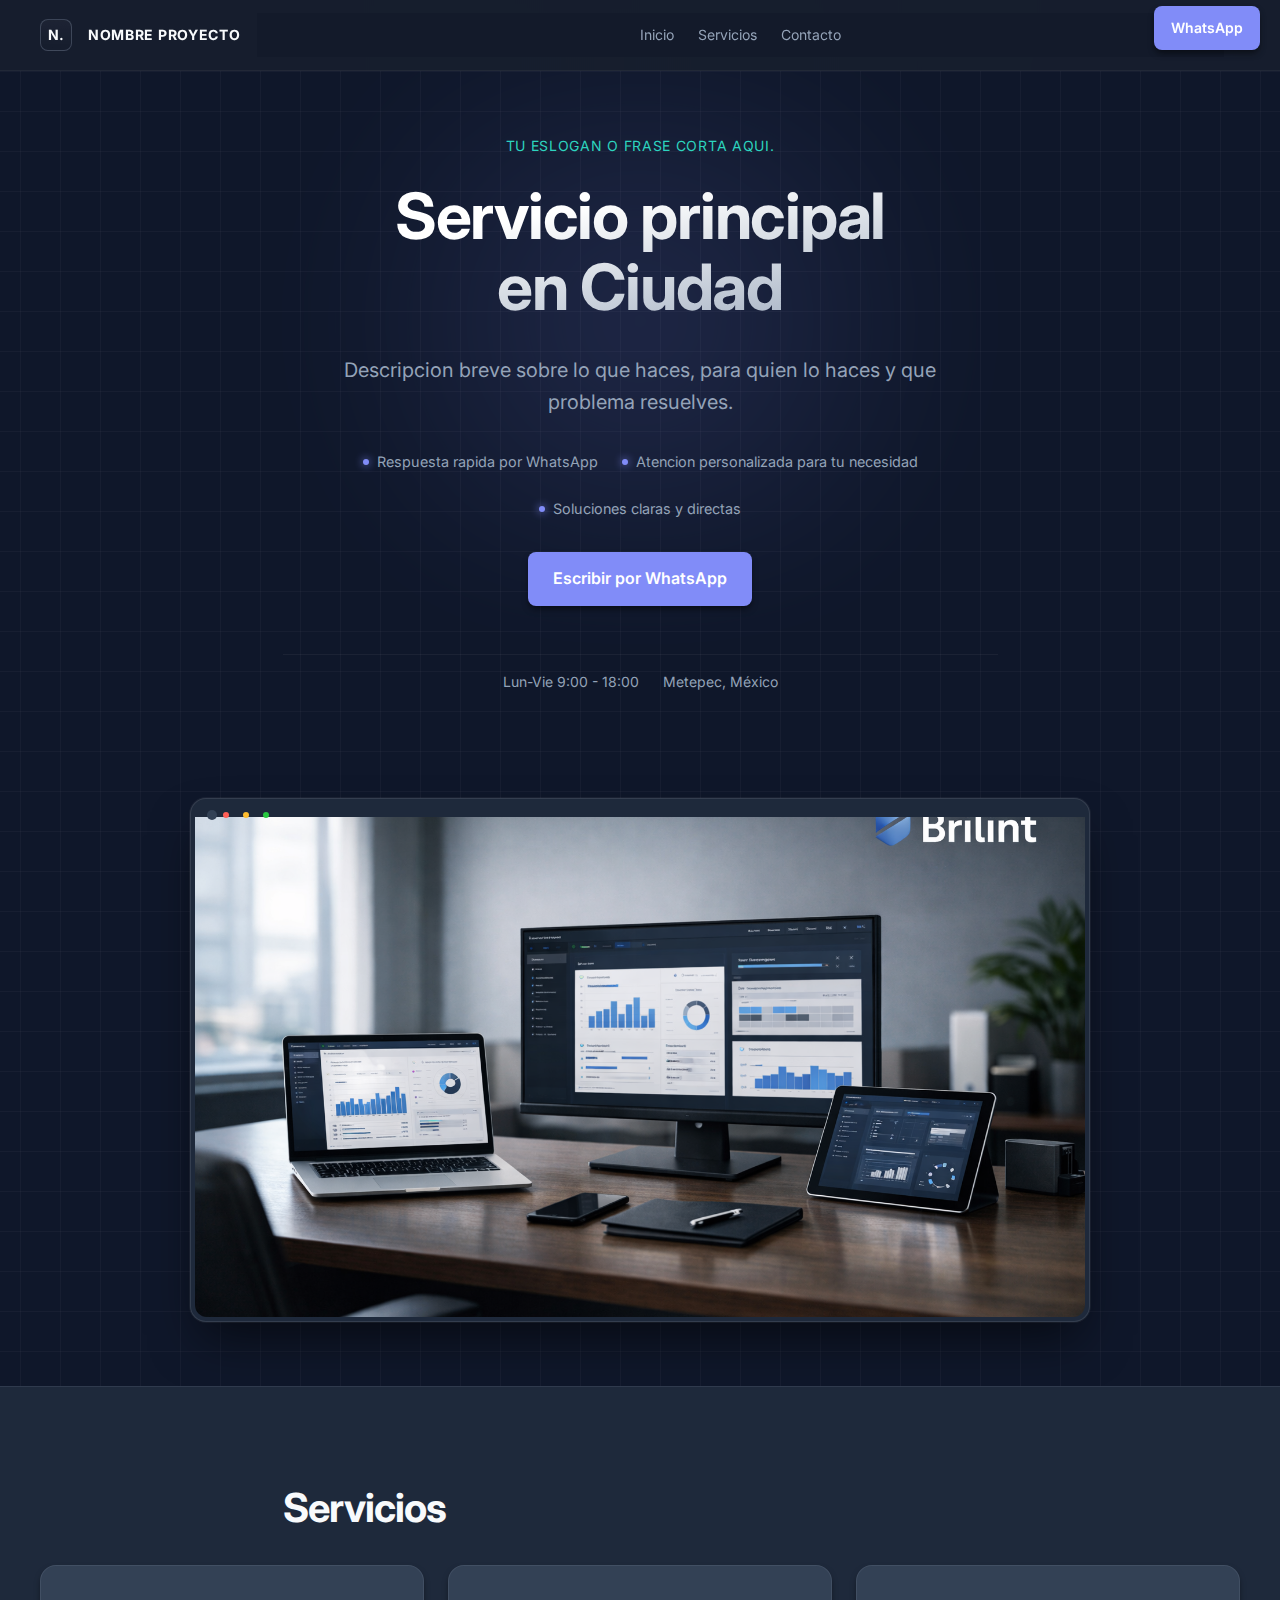
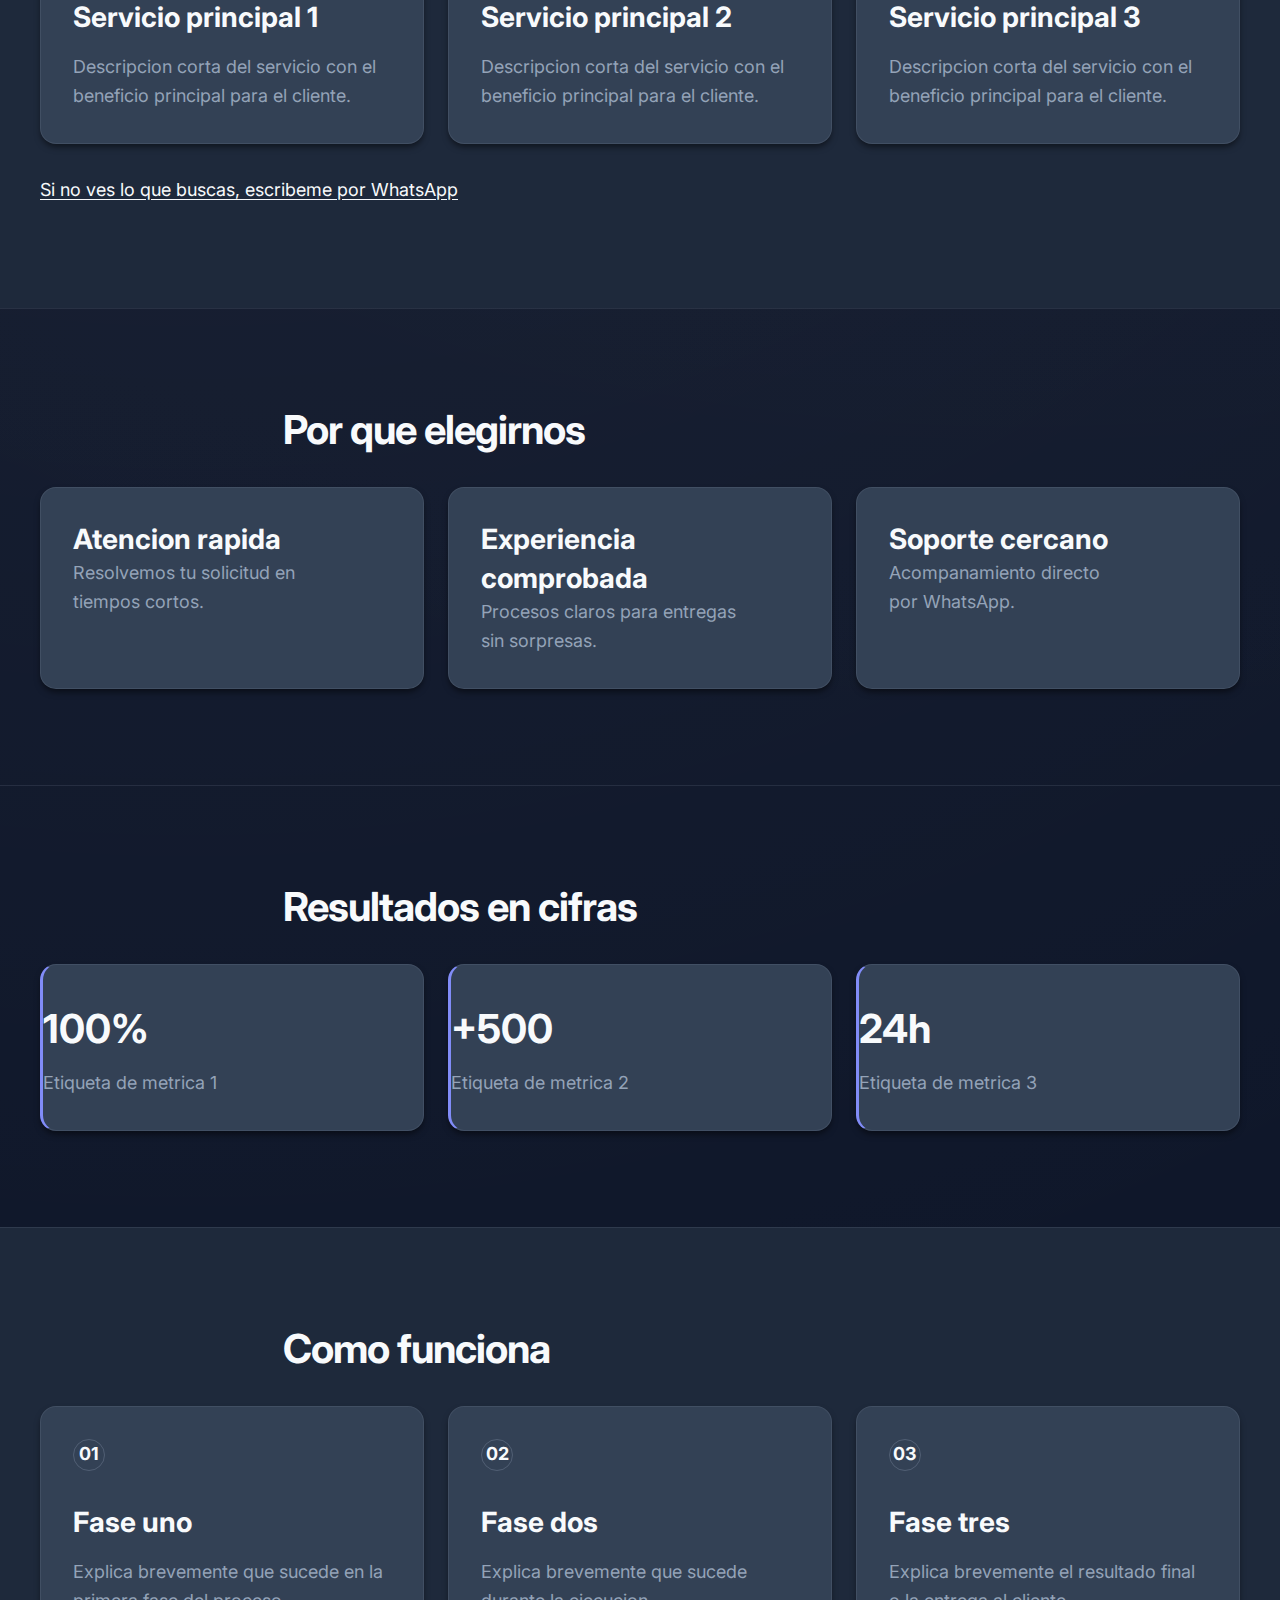
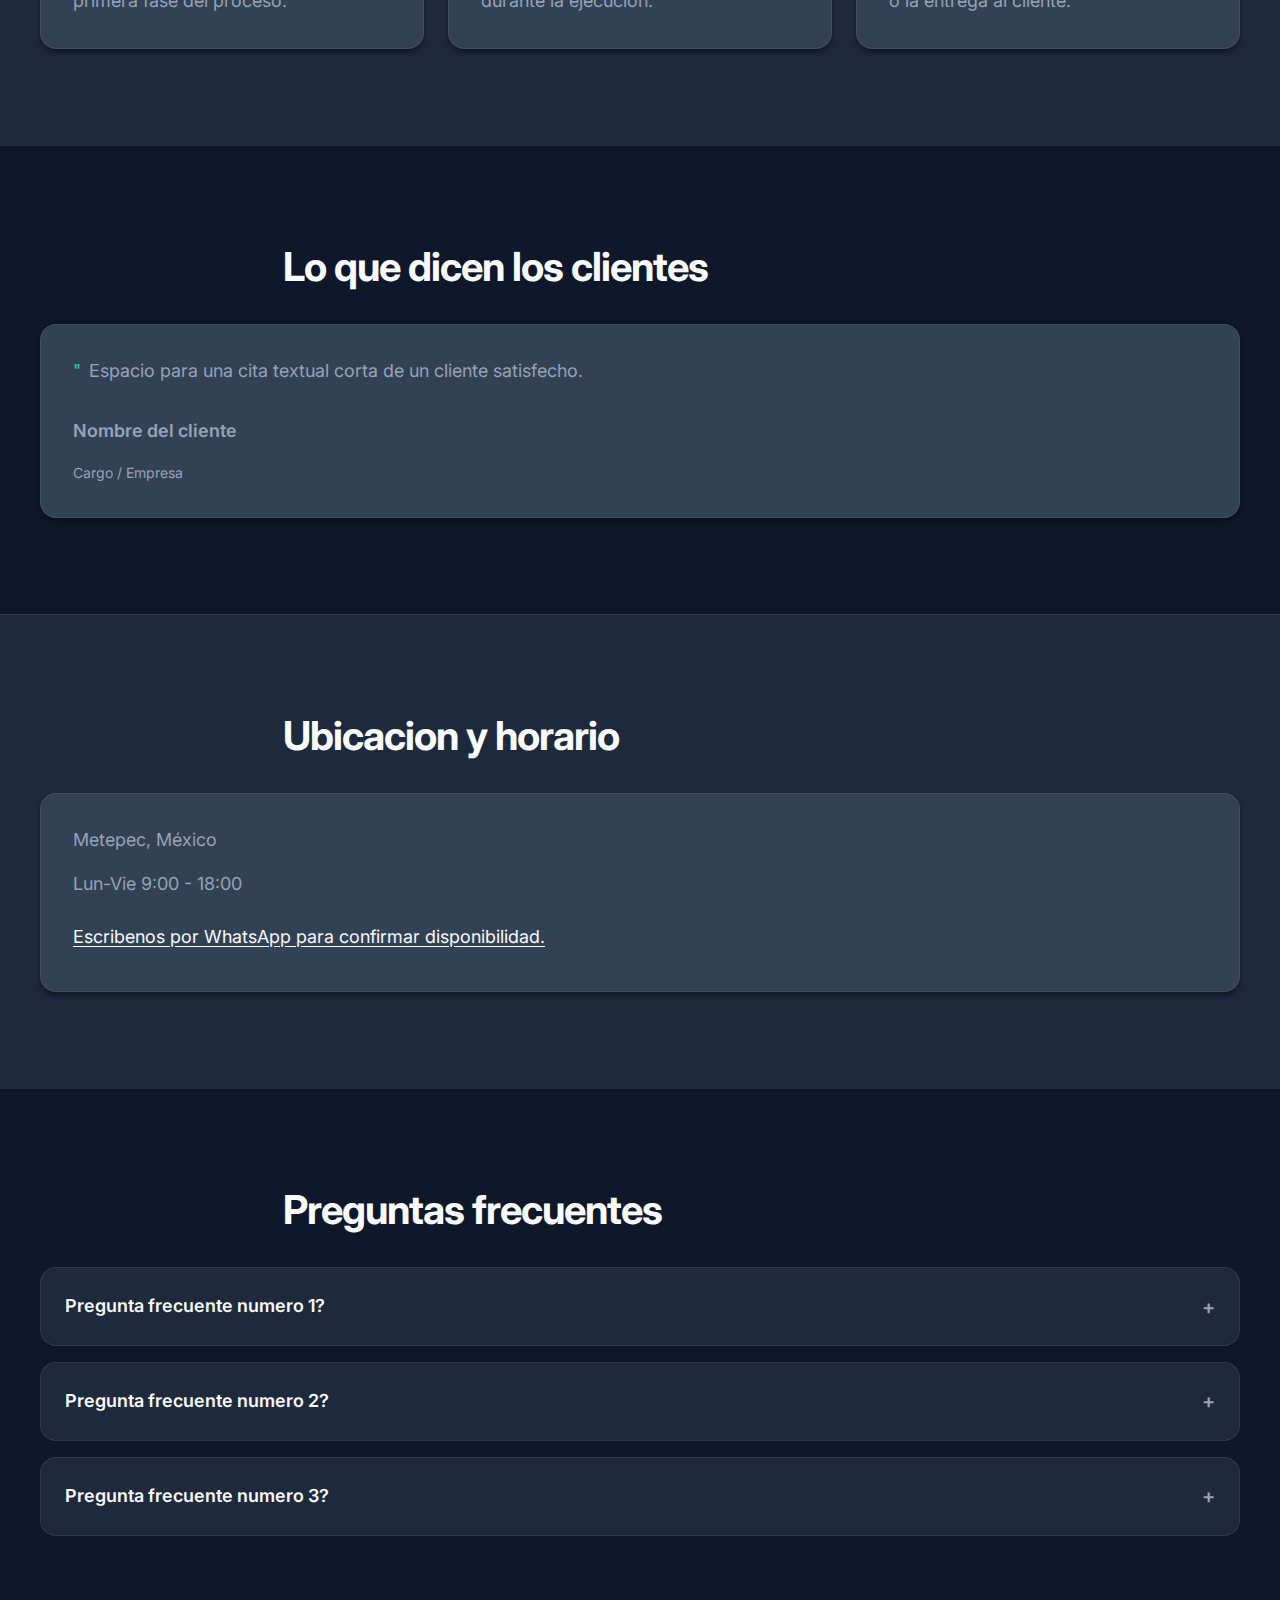
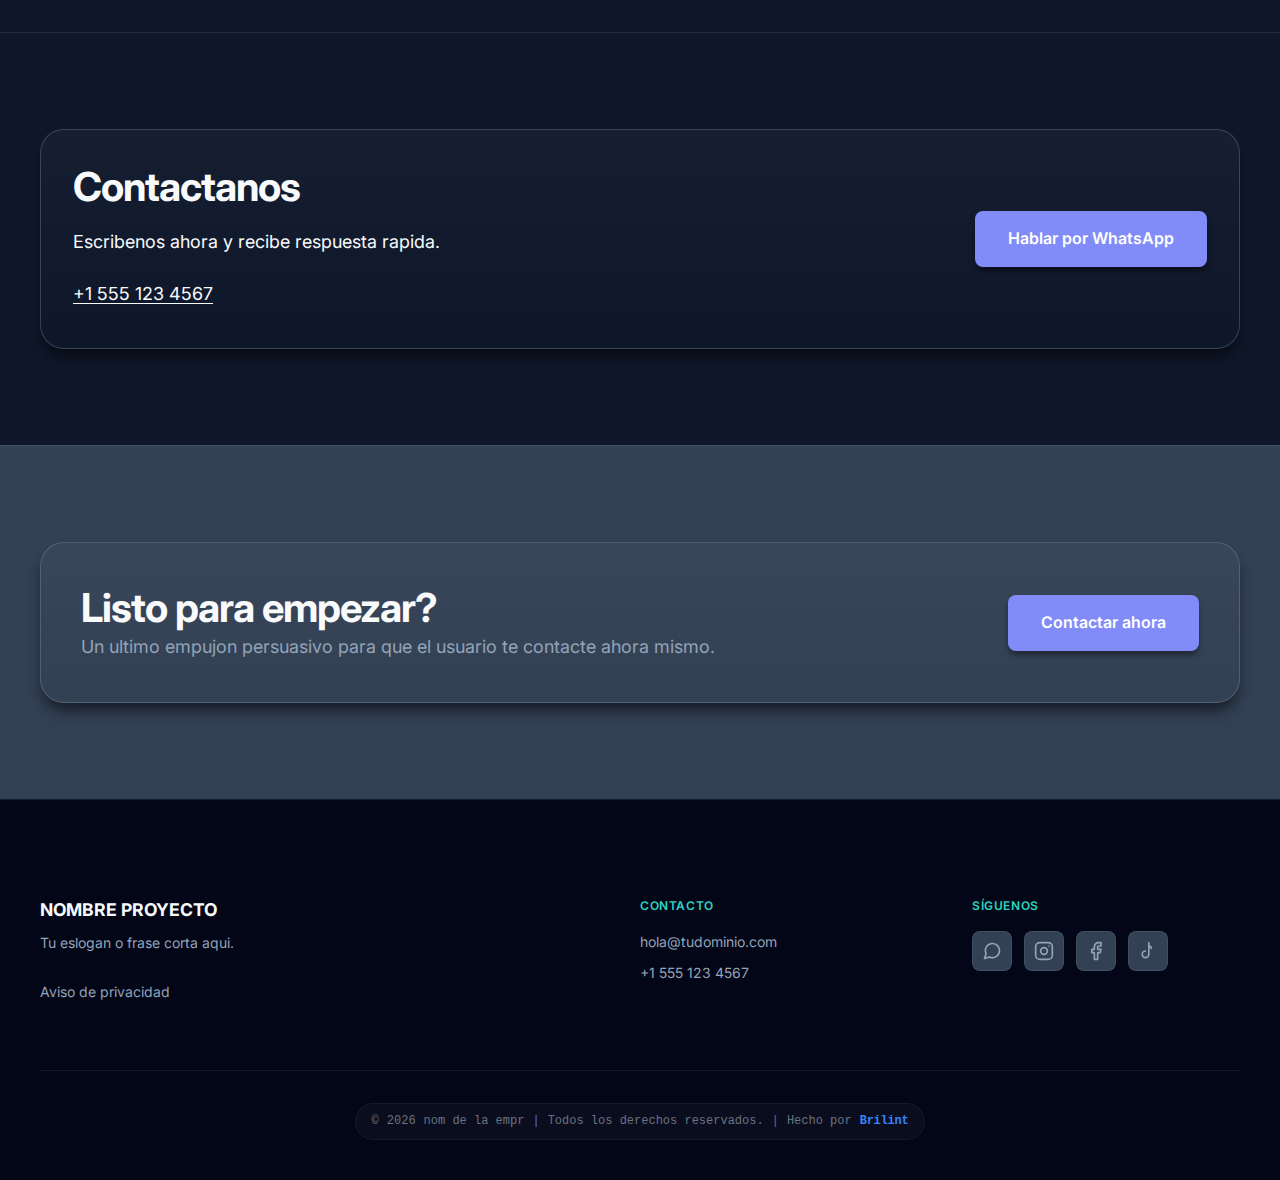
<file: glam-studio/index.html>
<!DOCTYPE html>
<html lang="es">
  <head>
    <!--
      index.html
      ----------------------------------------------------------------------------
      Responsabilidad
      - Maquetado semántico de la landing.
      - Define hooks de datos con data-bind / data-bind-attr / data-repeat que
        son resueltos por config-loader.js a partir de config/config.json.
      - Estructura mobile-first lista para estilos en tokens/base/components/sections.
    -->
    <meta charset="UTF-8" />
    <meta name="viewport" content="width=device-width, initial-scale=1" />

    <!-- Título y descripción se alimentan desde content.meta.* -->
    <title data-bind="meta.title"></title>
    <meta
      name="description"
      data-bind-attr="content:meta.description"
      content=""
    />

    <!-- Carga optimizada de fuentes (preconnect + Google Fonts) -->
    <link rel="preconnect" href="https://fonts.googleapis.com" />
    <link rel="preconnect" href="https://fonts.gstatic.com" crossorigin />
    <link
      href="https://fonts.googleapis.com/css2?family=Inter:wght@400;600;700&display=swap"
      rel="stylesheet"
    />

    <!-- CSS por capas:
         - tokens: design tokens (colores, escala tipográfica, spacing)
         - base: reset, tipografía global, contenedores
         - components: header, nav, botones, tarjetas, acordeón, footer
         - sections: hero, servicios, beneficios, proceso, etc.
    -->
    <link rel="stylesheet" href="src/styles/tokens.css" />
    <link rel="stylesheet" href="src/styles/base.css" />
    <link rel="stylesheet" href="src/styles/components.css" />
    <link rel="stylesheet" href="src/styles/sections.css" />
  </head>

  <body>
    <!--
      Enlace "skip to content" para accesibilidad (lectores de pantalla / teclado).
      Se muestra al recibir foco (ver .skip-link en components.css).
    -->
    <a class="skip-link" href="#main">Saltar al contenido</a>

    <!--
      HEADER
      - Navegación principal sticky.
      - data-nav + data-nav-toggle: controlado por components.js (setupNavToggle).
      - data-repeat="navigation.items": estructura de navegación dinámica desde config.
    -->
    <header id="header" class="site-header">
      <div class="container header-inner">
        <!-- Marca: logo textual + nombre de la marca -->
        <a class="brand" href="#hero">
          <span
            class="brand-mark"
            aria-hidden="true"
            data-bind="brand.logoText"
          ></span>
          <span class="brand-name" data-bind="brand.name"></span>
        </a>

        <!--
          Navegación principal.
          - data-nav: hook para toggle JS.
          - data-repeat="navigation.items": cada item define { label, href }.
        -->
        <nav
          class="nav"
          id="site-nav"
          data-nav
          aria-label="Principal"
          data-repeat="navigation.items"
        >
          <a data-repeat-item data-bind="label" data-bind-attr="href:href"></a>
        </nav>

        <!-- Botón de menú (mobile) controlado por setupNavToggle() -->
        <!--<button
          class="nav-toggle"
          type="button"
          data-nav-toggle
          aria-label="Abrir menu"
          aria-controls="site-nav"
          aria-expanded="false"
        >
          <span></span>
          <span></span>
        </button>-->

        <!-- CTA persistente de WhatsApp en el header -->
        <!-- <a
          class="btn btn-primary btn-small"
          data-bind="whatsapp.buttonLabel"
          data-whatsapp-link
        ></a>-->
        <a
          class="btn btn-primary btn-small cta-sticky"
          data-bind="whatsapp.buttonLabel"
          data-whatsapp-link
        ></a>
      </div>
    </header>

    <main id="main">
      <!--
        HERO
        - data-section="hero": control de visibilidad vía content.sections.hero.enabled.
        - hero.bullets: lista de bullets dinámica.
        - hero.media.*: configuración de la imagen principal.
      -->
      <section id="hero" class="section hero" data-section="hero">
        <div class="container hero-grid">
          <div class="hero-copy">
            <p class="eyebrow" data-bind="brand.tagline"></p>
            <h1 data-bind="hero.headline"></h1>
            <p class="lead" data-bind="hero.subheadline"></p>

            <!-- Bullets de valor del hero -->
            <ul class="hero-bullets" data-repeat="hero.bullets">
              <li data-repeat-item data-bind="text"></li>
            </ul>

            <!-- Acciones principales del hero (CTA a WhatsApp) -->
            <div class="hero-actions">
              <a
                class="btn btn-primary"
                data-bind="hero.primaryCtaLabel"
                data-whatsapp-link
              ></a>
            </div>

            <!-- Metadatos operativos (horario, dirección) -->
            <div class="hero-meta">
              <span class="meta-item" data-bind="contact.hours"></span>
              <span class="meta-item" data-bind="contact.address"></span>
            </div>
          </div>

          <!-- Media del hero: imagen configurable vía content.hero.media.* -->
          <div class="hero-visual hero-media">
            <img
              class="hero-image"
              data-bind-attr="src:hero.media.src;alt:hero.media.alt;width:hero.media.width;height:hero.media.height;loading:hero.media.loading;decoding:hero.media.decoding;fetchpriority:hero.media.fetchpriority"
            />
          </div>
        </div>
      </section>

      <!--
        SERVICIOS
        - sections.services.items: tarjetas de servicio.
        - sections.services.whatsappCtaLabel: CTA secundaria a WhatsApp.
      -->
      <section
        id="servicios"
        class="section section-alt"
        data-section="services"
      >
        <div class="container section-header">
          <h2 data-bind="sections.services.title"></h2>
        </div>

        <div class="container cards-grid" data-repeat="sections.services.items">
          <article class="card service-card" data-repeat-item>
            <h3 data-bind="title"></h3>
            <p data-bind="text"></p>
          </article>
        </div>

        <div class="container services-cta">
          <a
            class="text-link"
            data-bind="sections.services.whatsappCtaLabel"
            data-whatsapp-link
          ></a>
        </div>
      </section>

      <!--
        BENEFICIOS
        - sections.benefits.items: listado de beneficios.
      -->
      <section id="beneficios" class="section" data-section="benefits">
        <div class="container section-header">
          <h2 data-bind="sections.benefits.title"></h2>
        </div>

        <div class="container cards-grid" data-repeat="sections.benefits.items">
          <article class="card benefit-card" data-repeat-item>
            <h3 data-bind="title"></h3>
            <p data-bind="text"></p>
          </article>
        </div>
      </section>

      <!--
        RESULTADOS / PROOF
        - sections.proof.metrics: métricas cuantitativas (value + label).
      -->
      <section id="resultados" class="section" data-section="proof">
        <div class="container section-header">
          <h2 data-bind="sections.proof.title"></h2>
        </div>

        <div
          class="container metrics-grid"
          data-repeat="sections.proof.metrics"
        >
          <article class="card metric-card" data-repeat-item>
            <p class="metric-value" data-bind="value"></p>
            <p class="metric-label" data-bind="label"></p>
          </article>
        </div>
      </section>

      <!--
        PROCESO
        - sections.process.steps: pasos del método (step, title, text).
      -->
      <section id="proceso" class="section section-alt" data-section="process">
        <div class="container section-header">
          <h2 data-bind="sections.process.title"></h2>
        </div>

        <div
          class="container process-grid"
          data-repeat="sections.process.steps"
        >
          <article class="card process-card" data-repeat-item>
            <span class="step-index" data-bind="step"></span>
            <h3 data-bind="title"></h3>
            <p data-bind="text"></p>
          </article>
        </div>
      </section>

      <!--
        TESTIMONIOS
        - sections.testimonials.items: { quote, name, role }.
      -->
      <section id="testimonios" class="section" data-section="testimonials">
        <div class="container section-header">
          <h2 data-bind="sections.testimonials.title"></h2>
        </div>

        <div
          class="container cards-grid"
          data-repeat="sections.testimonials.items"
        >
          <article class="card testimonial-card" data-repeat-item>
            <p class="testimonial-quote" data-bind="quote"></p>
            <p class="testimonial-name" data-bind="name"></p>
            <p class="testimonial-role" data-bind="role"></p>
          </article>
        </div>
      </section>

      <!--
        UBICACIÓN
        - sections.location.title / actionLabel
        - contact.address / contact.hours reutilizados.
      -->
      <section
        id="ubicacion"
        class="section section-alt"
        data-section="location"
      >
        <div class="container section-header">
          <h2 data-bind="sections.location.title"></h2>
        </div>

        <div class="container location-grid">
          <div class="card location-card">
            <p class="location-text" data-bind="contact.address"></p>
            <p class="location-text" data-bind="contact.hours"></p>
            <a
              class="text-link"
              data-bind="sections.location.actionLabel"
              data-whatsapp-link
            ></a>
          </div>
        </div>
      </section>

      <!--
        FAQ (acordeón)
        - data-accordion + .accordion-item: controlados por setupAccordion().
        - sections.faq.items: { question, answer }.
      -->
      <section id="faq" class="section" data-section="faq">
        <div class="container section-header">
          <h2 data-bind="sections.faq.title"></h2>
        </div>

        <div class="container">
          <div
            class="accordion"
            data-accordion
            data-repeat="sections.faq.items"
          >
            <div class="accordion-item" data-repeat-item>
              <button
                class="accordion-trigger"
                type="button"
                data-bind="question"
                aria-expanded="false"
              ></button>
              <div class="accordion-panel">
                <p data-bind="answer"></p>
              </div>
            </div>
          </div>
        </div>
      </section>

      <!--
        CONTACTO
        - sections.contact.*: títulos + CTA.
        - contact.phone / contact.phoneHref: link directo a llamada.
      -->
      <section id="contacto" class="section" data-section="contact">
        <div class="container contact-card">
          <div class="contact-copy">
            <h2 data-bind="sections.contact.title"></h2>
            <p data-bind="sections.contact.subtitle"></p>
            <a
              class="text-link"
              data-bind="contact.phone"
              data-bind-attr="href:contact.phoneHref"
            ></a>
          </div>
          <div class="contact-actions">
            <a
              class="btn btn-primary btn-large"
              data-bind="sections.contact.buttonLabel"
              data-whatsapp-link
            ></a>
          </div>
        </div>
      </section>

      <!--
        CTA FINAL
        - sections.cta.*: título, subtítulo y botón con href configurable.
      -->
      <section id="cta" class="section cta" data-section="cta">
        <div class="container">
          <div class="cta-card">
            <div class="cta-copy">
              <h2 data-bind="sections.cta.title"></h2>
              <p data-bind="sections.cta.subtitle"></p>
            </div>
            <a
              class="btn btn-primary btn-large"
              data-bind="sections.cta.buttonLabel"
              data-bind-attr="href:sections.cta.buttonHref"
            ></a>
          </div>
        </div>
      </section>
    </main>

    <!--
      FOOTER
      - Reutiliza brand.* y define bloques dinámicos en footer.*:
        - privacyLink: { label, href }
        - contactLinks: array de { label, href }
        - socialLinks: array de { label, href }
      - [data-year]: año actual inyectado por setCurrentYear().
    -->
  <footer id="footer" class="section footer" data-section="footer">
      <div class="container">
        
        <!-- Parte Superior: Grid de Enlaces (Contacto y Redes Sociales) -->
        <div class="footer-grid">
          <div class="footer-brand">
            <p class="footer-title" data-bind="brand.name"></p>
            <p class="footer-tagline" data-bind="brand.tagline"></p>
            <a
              class="footer-link"
              data-bind="footer.privacyLink.label"
              data-bind-attr="href:footer.privacyLink.href"
            ></a>
          </div>

          <!-- Contacto -->
          <div>
            <p class="footer-label" data-bind="footer.contactLabel"></p>
            <div class="footer-links" data-repeat="footer.contactLinks">
              <a
                class="footer-link"
                data-repeat-item
                data-bind="label"
                data-bind-attr="href:href"
              ></a>
            </div>
          </div>

          <!-- Redes Sociales (Iconos) -->
          <div>
            <p class="footer-label" data-bind="footer.socialLabel"></p>
            <!-- Usamos data-bind-attr para la clase 'network' que contiene los iconos -->
            <div class="social-list" data-repeat="footer.socialLinks">
              <a
                class=""
                data-repeat-item
                data-bind-attr="href:href; aria-label:label; class:network"
                target="_blank"
                rel="noopener"
              ></a>
            </div>
          </div>
        </div>

        <!-- Parte Inferior: Creative Terminal Style -->
        <div class="footer-bottom">
          <div class="footer-line-wrapper">
            <span>©</span>
            <span data-year></span>
            <span data-bind="footer.legalName"></span>
            <span class="separator" aria-hidden="true">|</span>
            <span data-bind="footer.rightsText"></span>
            <span class="separator" aria-hidden="true">|</span>
            <span data-bind="footer.creditPrefix"></span>
            <a 
              class="credit-link" 
              data-bind="footer.creditName" 
              data-bind-attr="href:footer.creditHref"
              target="_blank" 
              rel="noopener"
            ></a>
          </div>
        </div>

      </div>
    </footer>

    <!--
      JS principal (ES module)
      - main.js:
        - initConfig(): carga y aplica config + tema.
        - initComponents(): nav + acordeones.
        - applyWhatsAppLinks(): data-whatsapp-link → wa.me.
        - setCurrentYear(): inyecta año en [data-year].
    -->
    <script type="module" src="src/js/main.js"></script>
  </body>
</html>
</file>
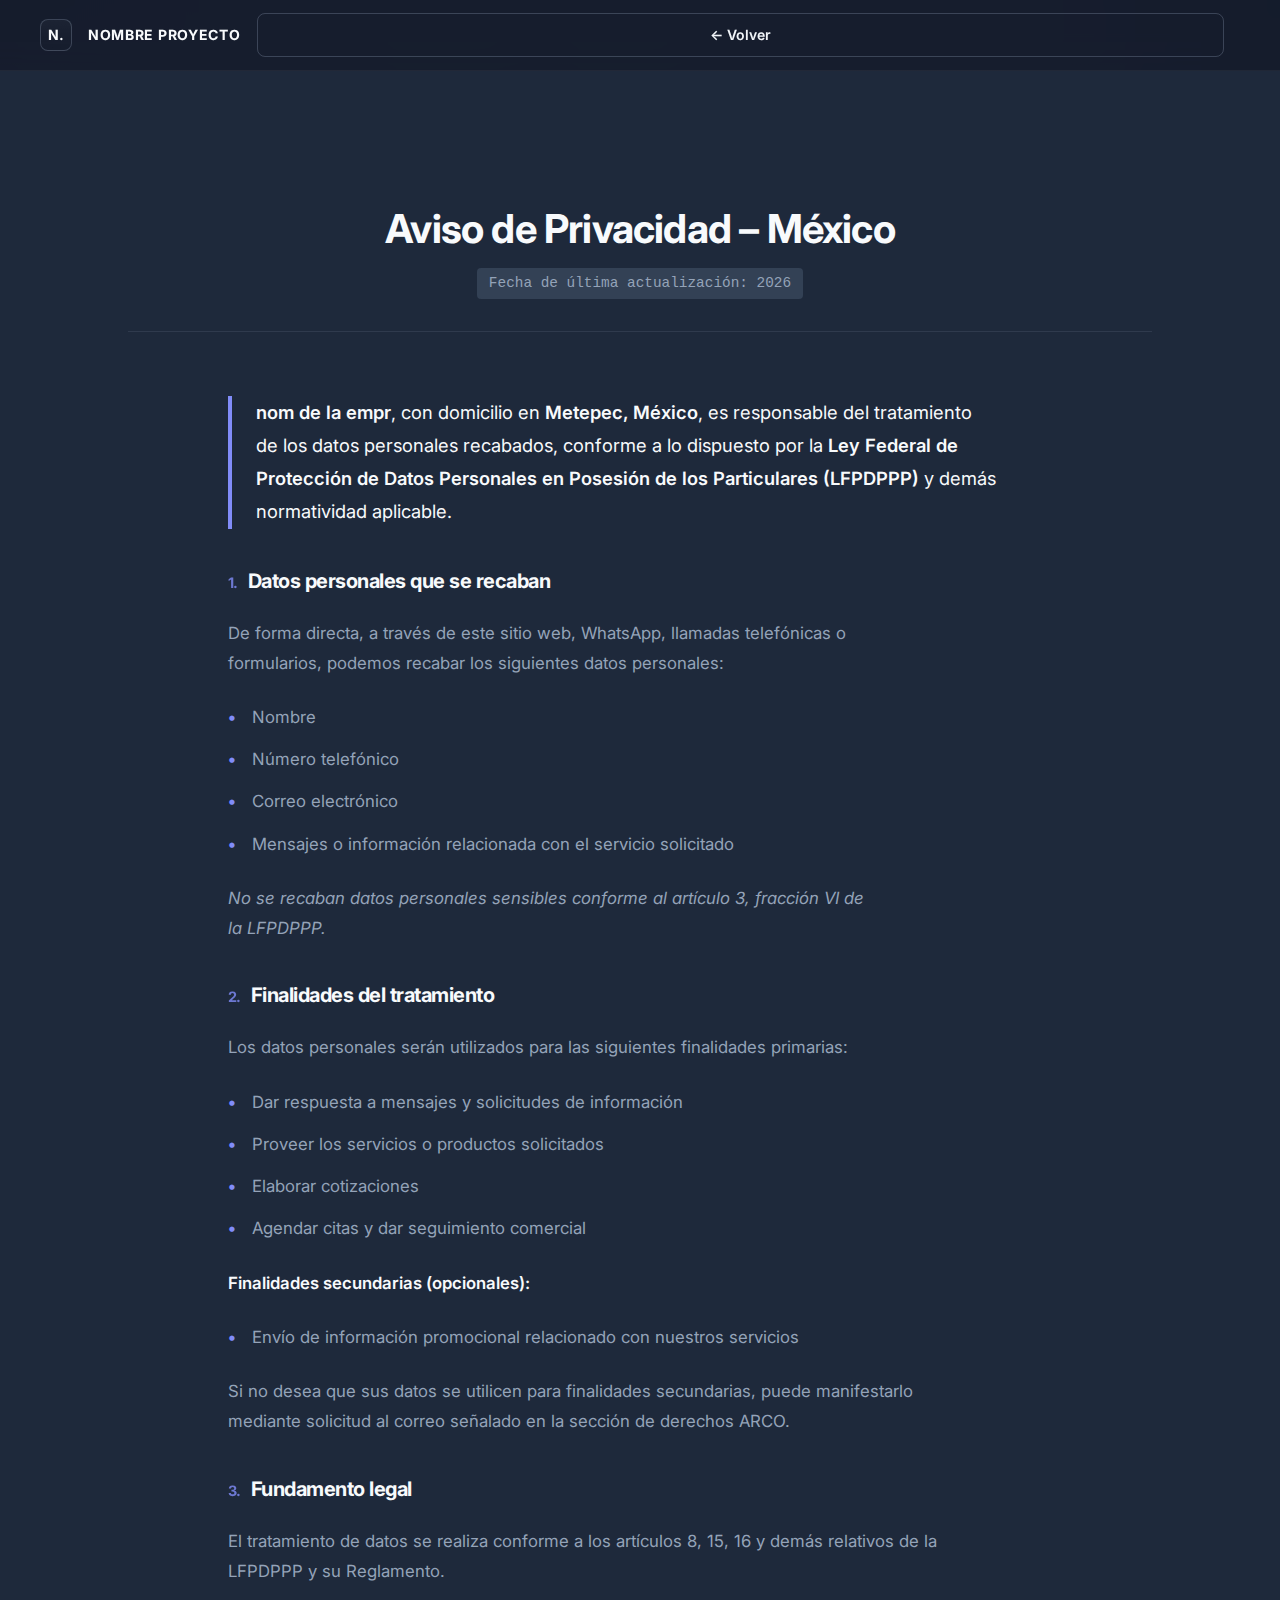
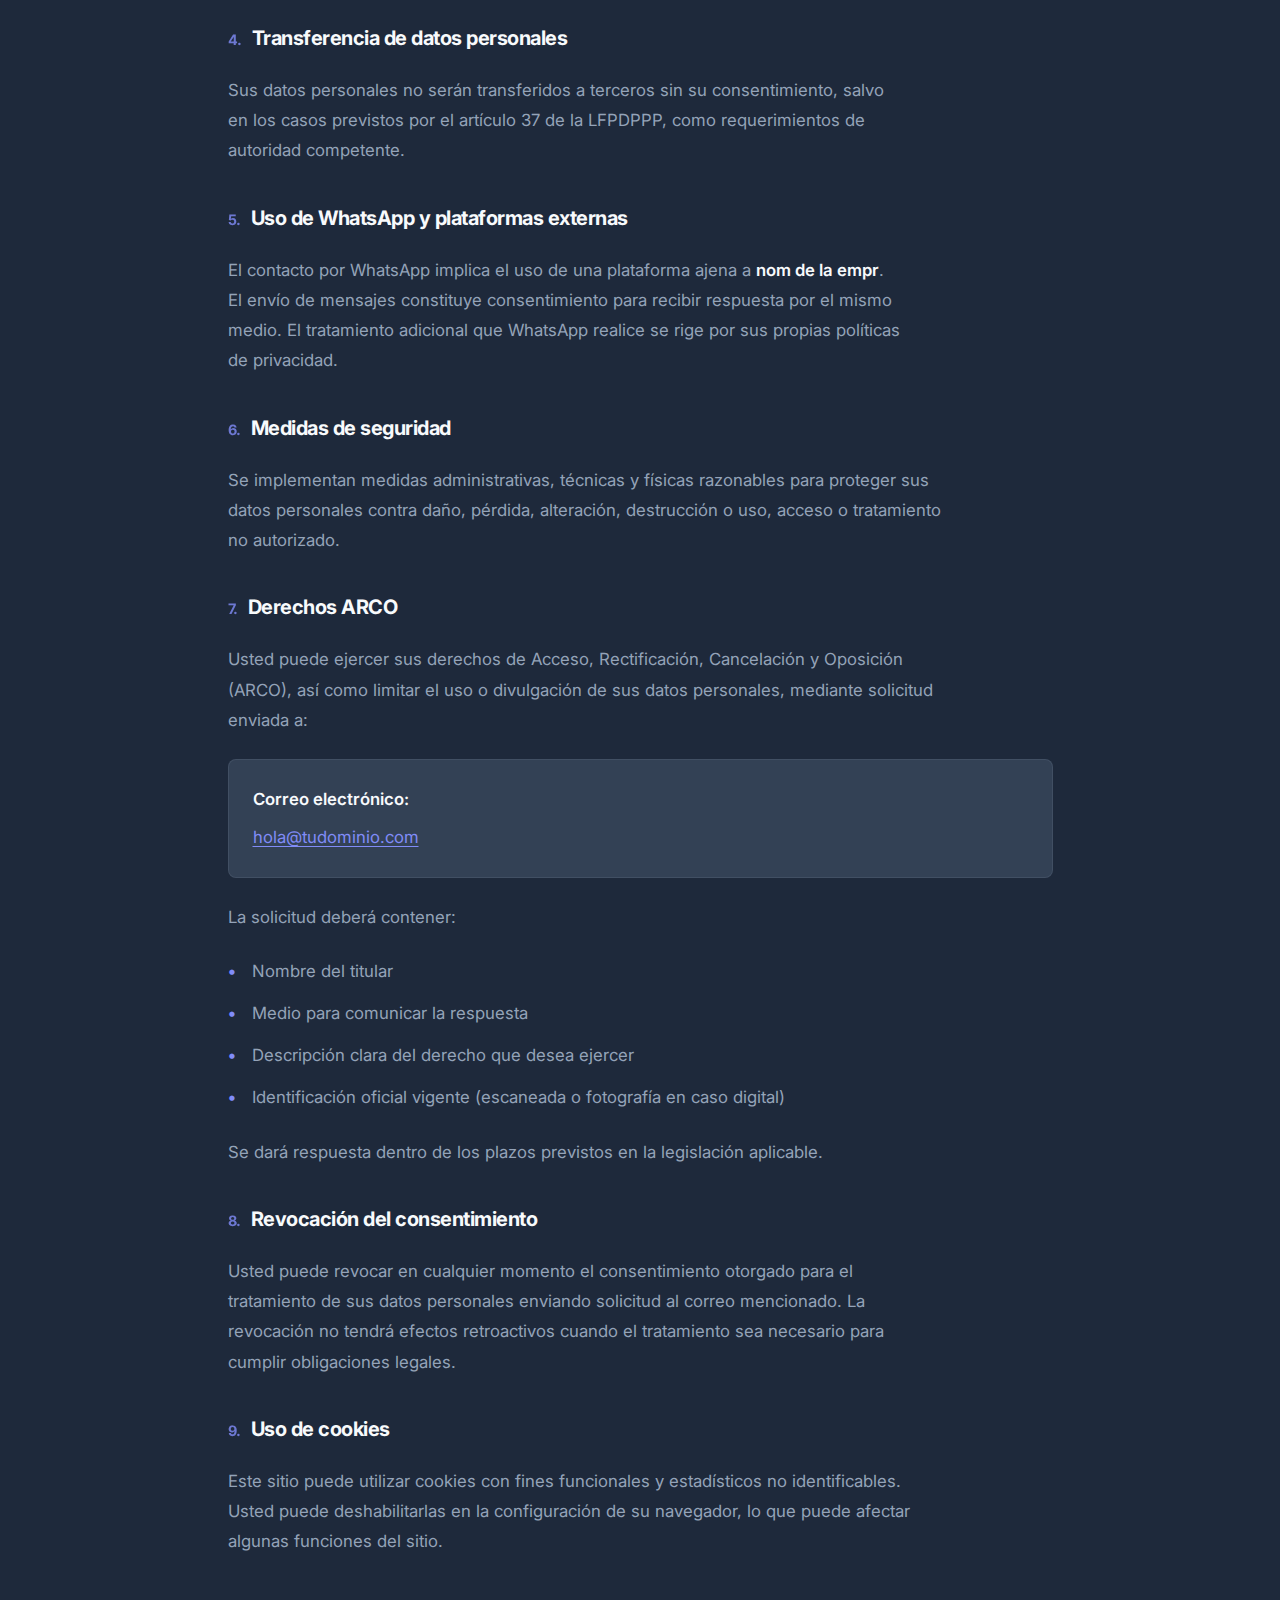
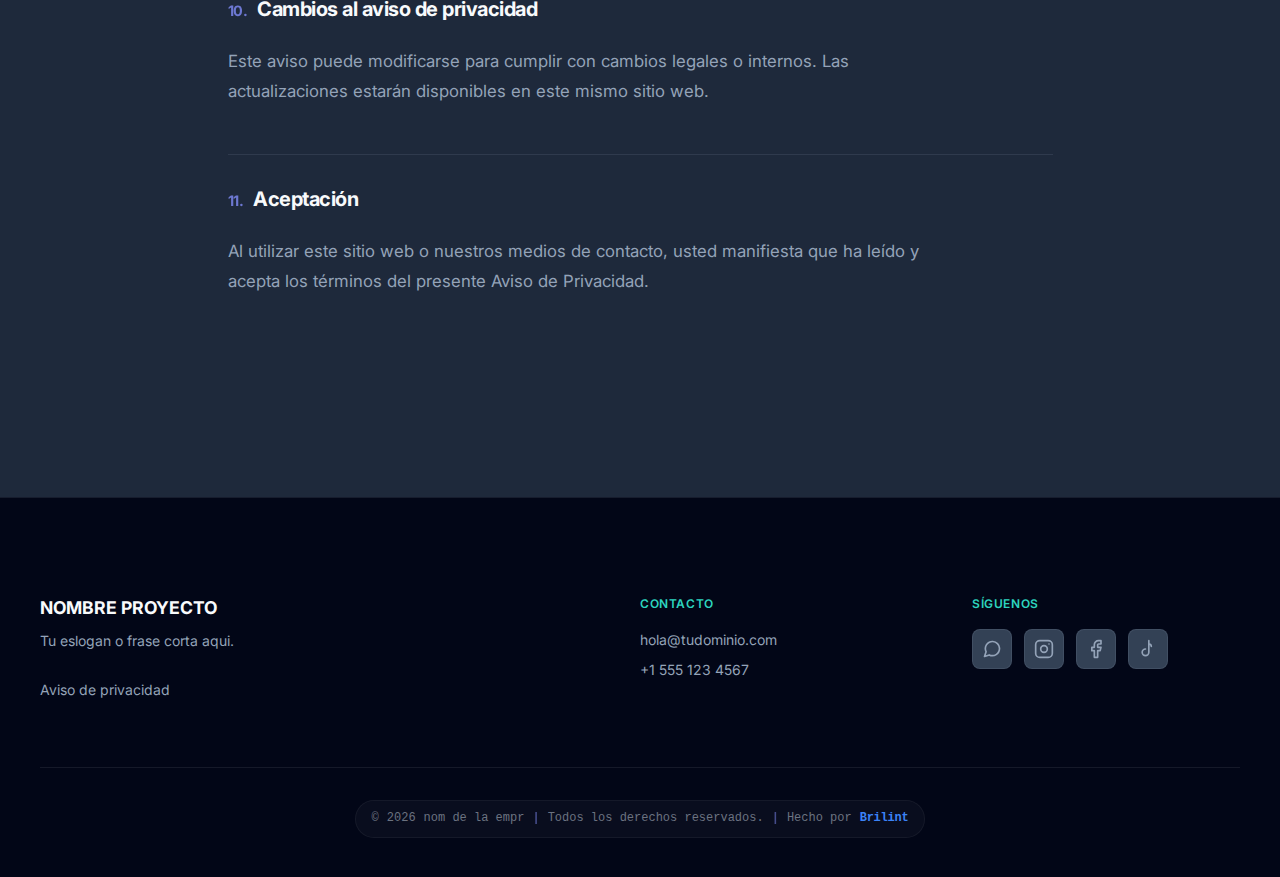
<file: glam-studio/privacidad.html>
<!DOCTYPE html>
<html lang="es">
  <head>
    <!--
      privacidad.html
      ----------------------------------------------------------------------------
      Responsabilidad
      - Documento legal con formato profesional "Clean Contract".
      - Inyección dinámica de datos (Nombre Legal, Dirección, Correo) desde config.json.
    -->
    <meta charset="UTF-8" />
    <meta name="viewport" content="width=device-width, initial-scale=1" />

    <title>Aviso de Privacidad | Privacidad</title>
    <meta name="description" content="Aviso de Privacidad y manejo de datos personales." />

    <link rel="preconnect" href="https://fonts.googleapis.com" />
    <link rel="preconnect" href="https://fonts.gstatic.com" crossorigin />
    <link
      href="https://fonts.googleapis.com/css2?family=Inter:wght@400;500;600;700&display=swap"
      rel="stylesheet"
    />

    <link rel="stylesheet" href="src/styles/tokens.css" />
    <link rel="stylesheet" href="src/styles/base.css" />
    <link rel="stylesheet" href="src/styles/components.css" />
    <link rel="stylesheet" href="src/styles/sections.css" />

    <style>
      .legal-container {
        width: 90%; /* Fluido en móviles */
        max-width: 1024px; /* Más ancho y proporcional en Desktop */
        margin: 0 auto;
        padding-top: var(--s-5);
        padding-bottom: var(--s-6);
      }

      .legal-header {
        text-align: center;
        margin-bottom: var(--s-6);
        padding-bottom: var(--s-4);
        border-bottom: 1px solid var(--color-border);
      }

      .legal-header h1 {
        font-size: clamp(1.75rem, 4vw, 2.5rem);
        color: var(--color-text);
        margin-bottom: var(--s-2);
        letter-spacing: -0.02em;
      }

      .legal-meta {
        font-size: 0.9rem;
        color: var(--muted);
        font-family: monospace;
        background: var(--surface-2);
        display: inline-block;
        padding: 4px 12px;
        border-radius: 4px;
      }

      .legal-body {
        /* Centramos el texto de lectura para que no sea cansadísimo leer líneas eternas */
        max-width: 75ch; 
        margin: 0 auto;
        font-size: 1.05rem;
        line-height: 1.8;
        color: var(--muted);
      }

      .legal-intro {
        font-size: 1.15rem;
        margin-bottom: var(--s-5);
        color: var(--color-text);
        border-left: 4px solid var(--color-primary);
        padding-left: var(--s-3);
      }

      .legal-section {
        margin-bottom: var(--s-5);
      }

      .legal-section h2 {
        font-size: 1.25rem;
        color: var(--color-text);
        margin-bottom: var(--s-3);
        display: flex;
        align-items: baseline;
        gap: 10px;
      }

      .section-number {
        font-size: 0.9rem;
        color: var(--color-primary);
        font-weight: 700;
        opacity: 0.8;
      }

      .legal-body ul {
        list-style: none;
        padding: 0;
        margin: var(--s-3) 0;
        display: grid;
        gap: 12px;
      }

      .legal-body li {
        position: relative;
        padding-left: 1.5rem;
      }

      .legal-body li::before {
        content: "•";
        position: absolute;
        left: 0;
        color: var(--color-primary);
        font-weight: bold;
      }

      strong {
        color: var(--color-text);
        font-weight: 600;
      }

      .legal-link {
        color: var(--color-primary);
        text-decoration: underline;
        text-underline-offset: 3px;
        text-decoration-thickness: 1px;
      }
      .legal-link:hover {
        text-decoration-thickness: 2px;
      }

      .highlight-box {
        background: var(--surface-2);
        border: 1px solid var(--color-border);
        padding: var(--s-3);
        border-radius: var(--r-1);
        margin: var(--s-3) 0;
      }
    </style>
  </head>

  <body>
    <a class="skip-link" href="#main">Saltar al contenido</a>

    <header id="header" class="site-header">
      <div class="container header-inner">
        <a class="brand" href="index.html">
          <span
            class="brand-mark"
            aria-hidden="true"
            data-bind="brand.logoText"
          ></span>
          <span class="brand-name" data-bind="brand.name"></span>
        </a>

        <!-- Botón de regreso inteligente -->
        <a 
          href="index.html" 
          class="btn btn-secondary btn-small"
          onclick="if(document.referrer.indexOf(window.location.hostname) !== -1) { history.back(); return false; }"
        >
          ← Volver
        </a>
      </div>
    </header>

    <main id="main">
      <section class="section section-alt">
        <div class="container legal-container">
          
          <div class="legal-header">
            <h1>Aviso de Privacidad – México</h1>
            <div class="legal-meta">
              Fecha de última actualización: <span data-year></span>
            </div>
          </div>

          <div class="legal-body">
            
            <div class="legal-intro">
              <p>
                <strong data-bind="footer.legalName"></strong>, con domicilio en <strong data-bind="contact.address"></strong>, es responsable del tratamiento de los datos personales recabados, conforme a lo dispuesto por la <strong>Ley Federal de Protección de Datos Personales en Posesión de los Particulares (LFPDPPP)</strong> y demás normatividad aplicable.
              </p>
            </div>

            <!-- 1 -->
            <div class="legal-section">
              <h2><span class="section-number">1.</span> Datos personales que se recaban</h2>
              <p>
                De forma directa, a través de este sitio web, WhatsApp, llamadas telefónicas o formularios, podemos recabar los siguientes datos personales:
              </p>
              <ul>
                <li>Nombre</li>
                <li>Número telefónico</li>
                <li>Correo electrónico</li>
                <li>Mensajes o información relacionada con el servicio solicitado</li>
              </ul>
              <p>
                <em>No se recaban datos personales sensibles conforme al artículo 3, fracción VI de la LFPDPPP.</em>
              </p>
            </div>

            <!-- 2 -->
            <div class="legal-section">
              <h2><span class="section-number">2.</span> Finalidades del tratamiento</h2>
              <p>Los datos personales serán utilizados para las siguientes finalidades primarias:</p>
              <ul>
                <li>Dar respuesta a mensajes y solicitudes de información</li>
                <li>Proveer los servicios o productos solicitados</li>
                <li>Elaborar cotizaciones</li>
                <li>Agendar citas y dar seguimiento comercial</li>
              </ul>
              
              <p style="margin-top: 1.5rem;"><strong>Finalidades secundarias (opcionales):</strong></p>
              <ul>
                <li>Envío de información promocional relacionado con nuestros servicios</li>
              </ul>
              <p class="fs-small">
                Si no desea que sus datos se utilicen para finalidades secundarias, puede manifestarlo mediante solicitud al correo señalado en la sección de derechos ARCO.
              </p>
            </div>

            <!-- 3 -->
            <div class="legal-section">
              <h2><span class="section-number">3.</span> Fundamento legal</h2>
              <p>
                El tratamiento de datos se realiza conforme a los artículos 8, 15, 16 y demás relativos de la LFPDPPP y su Reglamento.
              </p>
            </div>

            <!-- 4 -->
            <div class="legal-section">
              <h2><span class="section-number">4.</span> Transferencia de datos personales</h2>
              <p>
                Sus datos personales no serán transferidos a terceros sin su consentimiento, salvo en los casos previstos por el artículo 37 de la LFPDPPP, como requerimientos de autoridad competente.
              </p>
            </div>

            <!-- 5 -->
            <div class="legal-section">
              <h2><span class="section-number">5.</span> Uso de WhatsApp y plataformas externas</h2>
              <p>
                El contacto por WhatsApp implica el uso de una plataforma ajena a <strong data-bind="footer.legalName"></strong>. El envío de mensajes constituye consentimiento para recibir respuesta por el mismo medio. El tratamiento adicional que WhatsApp realice se rige por sus propias políticas de privacidad.
              </p>
            </div>

            <!-- 6 -->
            <div class="legal-section">
              <h2><span class="section-number">6.</span> Medidas de seguridad</h2>
              <p>
                Se implementan medidas administrativas, técnicas y físicas razonables para proteger sus datos personales contra daño, pérdida, alteración, destrucción o uso, acceso o tratamiento no autorizado.
              </p>
            </div>

            <!-- 7 -->
            <div class="legal-section">
              <h2><span class="section-number">7.</span> Derechos ARCO</h2>
              <p>
                Usted puede ejercer sus derechos de Acceso, Rectificación, Cancelación y Oposición (ARCO), así como limitar el uso o divulgación de sus datos personales, mediante solicitud enviada a:
              </p>
              
              <div class="highlight-box">
                <p style="margin-bottom: 0.5rem;"><strong>Correo electrónico:</strong></p>
                <a class="legal-link" data-bind="footer.contactLinks.0.label" data-bind-attr="href:footer.contactLinks.0.href"></a>
              </div>

              <p>La solicitud deberá contener:</p>
              <ul>
                <li>Nombre del titular</li>
                <li>Medio para comunicar la respuesta</li>
                <li>Descripción clara del derecho que desea ejercer</li>
                <li>Identificación oficial vigente (escaneada o fotografía en caso digital)</li>
              </ul>
              <p>Se dará respuesta dentro de los plazos previstos en la legislación aplicable.</p>
            </div>

            <!-- 8 -->
            <div class="legal-section">
              <h2><span class="section-number">8.</span> Revocación del consentimiento</h2>
              <p>
                Usted puede revocar en cualquier momento el consentimiento otorgado para el tratamiento de sus datos personales enviando solicitud al correo mencionado. La revocación no tendrá efectos retroactivos cuando el tratamiento sea necesario para cumplir obligaciones legales.
              </p>
            </div>

            <!-- 9 -->
            <div class="legal-section">
              <h2><span class="section-number">9.</span> Uso de cookies</h2>
              <p>
                Este sitio puede utilizar cookies con fines funcionales y estadísticos no identificables. Usted puede deshabilitarlas en la configuración de su navegador, lo que puede afectar algunas funciones del sitio.
              </p>
            </div>

            <!-- 10 -->
            <div class="legal-section">
              <h2><span class="section-number">10.</span> Cambios al aviso de privacidad</h2>
              <p>
                Este aviso puede modificarse para cumplir con cambios legales o internos. Las actualizaciones estarán disponibles en este mismo sitio web.
              </p>
            </div>

            <!-- 11 -->
            <div class="legal-section" style="margin-top: 3rem; padding-top: 2rem; border-top: 1px solid var(--color-border);">
              <h2><span class="section-number">11.</span> Aceptación</h2>
              <p>
                Al utilizar este sitio web o nuestros medios de contacto, usted manifiesta que ha leído y acepta los términos del presente Aviso de Privacidad.
              </p>
            </div>

          </div>
        </div>
      </section>
    </main>

    <!-- FOOTER IDENTICO AL INDEX -->
    <footer id="footer" class="section footer" data-section="footer">
      <div class="container">
        
        <div class="footer-grid">
          <div class="footer-brand">
            <p class="footer-title" data-bind="brand.name"></p>
            <p class="footer-tagline" data-bind="brand.tagline"></p>
            <a
              class="footer-link"
              data-bind="footer.privacyLink.label"
              data-bind-attr="href:footer.privacyLink.href"
            ></a>
          </div>

          <div>
            <p class="footer-label" data-bind="footer.contactLabel"></p>
            <div class="footer-links" data-repeat="footer.contactLinks">
              <a
                class="footer-link"
                data-repeat-item
                data-bind="label"
                data-bind-attr="href:href"
              ></a>
            </div>
          </div>

          <div>
            <p class="footer-label" data-bind="footer.socialLabel"></p>
            <div class="social-list" data-repeat="footer.socialLinks">
              <a
                data-repeat-item
                data-bind-attr="href:href; aria-label:label; class:network"
                target="_blank"
                rel="noopener"
              ></a>
            </div>
          </div>
        </div>

        <div class="footer-bottom">
          <div class="footer-line-wrapper">
            <span>©</span>
            <span data-year></span>
            <span data-bind="footer.legalName"></span>
            <span class="separator" aria-hidden="true">|</span>
            <span data-bind="footer.rightsText"></span>
            <span class="separator" aria-hidden="true">|</span>
            <span data-bind="footer.creditPrefix"></span>
            <a 
              class="credit-link" 
              data-bind="footer.creditName" 
              data-bind-attr="href:footer.creditHref"
              target="_blank" 
              rel="noopener"
            ></a>
          </div>
        </div>

      </div>
    </footer>

    <script type="module" src="src/js/main.js"></script>
  </body>
</html>
</file>
<file: glam-studio/src/styles/tokens.css>
﻿/*
  tokens.css
  ------------------------------------------------------------------------------
  Responsabilidad
  - Definir los design tokens del sistema (Single Source of Truth).
  - Escalas fluidas (clamp) para tipografía y espaciados.
*/

:root {
  /* COLORES BASE ----------------------------------------------------------- */
  --color-primary: #6366f1;                      /* Brand principal */
  --color-accent: #ff5d3b;                       /* Acento / Destacados */
  --color-bg: #111827;                           /* Fondo global (Body) */
  --color-text: #f9fafb;                         /* Texto principal (Blanco roto) */
  
  --color-border: rgba(248, 250, 252, 0.14);         /* Bordes sutiles */
  --color-border-strong: rgba(248, 250, 252, 0.22);  /* Bordes activos/hover */

  /* TIPOGRAFÍA ------------------------------------------------------------- */
  --font-base: "Inter", system-ui, -apple-system, sans-serif;
  --font-sans: var(--font-base);

  /* ALIAS SEMÁNTICOS (Mapeo de uso) ---------------------------------------- */
  --bg: var(--color-bg);
  --surface: #12151d;          /* Cards, fondo alternativo */
  --surface-2: #161a26;        /* Modales, dropdowns, cards hover */
  
  --text: var(--color-text);
  --muted: #9ca3af;            /* Texto secundario / Meta info */
  --ink: #0b0d12;              /* Texto oscuro (para botones claros) */

  --accent: var(--color-primary);
  --accent-2: var(--color-accent);

  /* COMPONENTES ESPECÍFICOS ------------------------------------------------ */
  --nav-bg: rgba(11, 13, 18, 0.85);  /* Header con backdrop-filter */
  --footer-bg: #080a0f;

  --button-primary-text: #ffffff;    /* Texto en botón primary (ajustado para contraste) */
  --button-secondary-text: #f9fafb;

  /* SOMBRAS (Elevation) ---------------------------------------------------- */
  --shadow-1: 0 4px 6px -1px rgba(0, 0, 0, 0.3), 0 2px 4px -1px rgba(0, 0, 0, 0.15);
  --shadow-2: 0 10px 15px -3px rgba(0, 0, 0, 0.4), 0 4px 6px -2px rgba(0, 0, 0, 0.2);
  --shadow-3: 0 20px 25px -5px rgba(0, 0, 0, 0.5), 0 10px 10px -5px rgba(0, 0, 0, 0.25);

  /* ESPACIADO (Escala fija) ------------------------------------------------ */
  --s1: 8px;
  --s2: 16px;
  --s3: 24px;
  --s4: 32px;
  --s5: 40px;
  --s6: 64px;

  /* Alias de espaciado */
  --s-1: var(--s1);
  --s-2: var(--s2);
  --s-3: var(--s3);
  --s-4: var(--s4);
  --s-5: var(--s5);
  --s-6: var(--s6);

  /* PADDING FLUIDO (Responsive sin media queries) -------------------------- */
  --section-pad: clamp(3rem, 8vw, 6rem);        /* Desktop: grande, Mobile: compacto */
  --section-pad-sm: clamp(2rem, 5vw, 3rem);     /* Para secciones secundarias */

  /* RADIOS ----------------------------------------------------------------- */
  --r-1: 8px;    /* Botones, Inputs */
  --r-2: 16px;   /* Cards */
  --r-3: 24px;   /* Contenedores grandes */
  
  --border-1: 1px;

  /* ESCALA TIPOGRÁFICA FLUIDA (Mobile First) ------------------------------- */
  /* La sintaxis clamp(min, val, max) asegura legibilidad en todo dispositivo */
  --fs-h1: clamp(2rem, 5vw + 1rem, 3.5rem);
  --fs-h2: clamp(1.5rem, 3vw + 1rem, 2.5rem);
  --fs-h3: clamp(1.25rem, 2vw + 1rem, 1.75rem);
  --fs-body: clamp(1rem, 0.5vw + 0.8rem, 1.125rem);
  --fs-small: 0.875rem;

  /* LINE HEIGHT ------------------------------------------------------------ */
  --lh-tight: 1.1;
  --lh-title: 1.25;
  --lh-subtitle: 1.4;
  --lh-body: 1.6;

  /* TRACKING --------------------------------------------------------------- */
  --tracking-tight: -0.025em;
  --tracking-wide: 0.05em;

  /* LAYOUT ----------------------------------------------------------------- */
  --content-max: 65ch;          /* Ancho óptimo de lectura (65 caracteres) */
  --content-narrow: 50ch;
  
  --container: 1200px;          /* Ancho máximo del sitio */
  --container-pad: var(--s-2);  /* Margen lateral seguro */
  --grid-gap: var(--s-3);
  --nav-height: 70px;

  /* ANIMACIONES ------------------------------------------------------------ */
  --dur-fast: 150ms;
  --dur-med: 300ms;
  --ease-out: cubic-bezier(0.215, 0.61, 0.355, 1);
  --dur-none: 0s;

  /* OTROS ------------------------------------------------------------------ */
  --focus-ring: rgba(99, 102, 241, 0.6);
  
  --hero-grad: radial-gradient(
    circle at top right,
    rgba(99, 102, 241, 0.15),
    transparent 40%
  );
  
  --panel-grad: linear-gradient(
    180deg,
    rgba(255, 255, 255, 0.03),
    rgba(255, 255, 255, 0.0)
  );
}
</file>
<file: glam-studio/src/styles/base.css>
﻿/*
  base.css
  ------------------------------------------------------------------------------
  Responsabilidad
  - Definir reglas base de layout, tipografía y comportamiento global.
  - Implementar un enfoque mobile-first y accesible.
  - Proveer un grid y contenedores reutilizables.
*/

/* Reset mínimo y box model consistente */
* {
  box-sizing: border-box;
}

/* Evitar zoom automático de texto en iOS Safari */
html {
  -webkit-text-size-adjust: 100%;
}

/* Configuración base de body */
body {
  margin: 0;
  font-family: var(--font-base);
  font-size: var(--fs-body);
  line-height: var(--lh-body);
  color-scheme: dark;
  background:
    radial-gradient(circle at 15% 10%, rgba(255, 255, 255, 0.06), transparent 45%),
    radial-gradient(circle at 80% 0%, rgba(255, 255, 255, 0.04), transparent 40%),
    var(--color-bg);
  color: var(--color-text);
  overflow-x: hidden;
}

/* Enlaces */
a {
  color: inherit;
  text-decoration: none;
}

/* Botones heredar font */
button {
  font: inherit;
}

/* Estados de foco accesibles */
a:focus-visible,
button:focus-visible,
input:focus-visible,
textarea:focus-visible {
  outline: var(--border-1) solid var(--focus-ring);
  outline-offset: var(--s-1);
}

/* Imágenes y SVG responsivos */
img,
svg {
  max-width: 100%;
  display: block;
}

img {
  height: auto;
}

/* TIPOGRAFÍA BASE ---------------------------------------------------------- */

p,
h1,
h2,
h3 {
  margin: 0;
}

/* Optimización de lectura (Mobile First):
   'balance' evita líneas huérfanas en títulos.
   'pretty' evita saltos de línea feos en párrafos.
*/

h1,
h2,
h3 {
  text-wrap: balance;
}

p {
  max-width: var(--content-max);
  text-wrap: pretty;
}

/* Escala tipográfica */
h1 {
  font-size: var(--fs-h1);
  line-height: var(--lh-tight);
  letter-spacing: var(--tracking-tight);
}

h2 {
  font-size: var(--fs-h2);
  line-height: var(--lh-title);
  letter-spacing: var(--tracking-tight);
}

h3 {
  font-size: var(--fs-h3);
  line-height: var(--lh-subtitle);
}

/* LAYOUT ------------------------------------------------------------------- */

main {
  position: relative;
}

/* Secciones: Padding compacto por defecto (Mobile) */
.section {
  padding: var(--section-pad-sm) 0;
}

.section-alt {
  background: var(--surface);
}

/* Contenedor centralizado fluido con topes */
.container {
  width: min(var(--container), 100% - (var(--container-pad) * 2));
  margin: 0 auto;
  max-width: var(--container);
}

/* Grid base: 4 columnas (Mobile/Tablet Vertical) */
.grid {
  display: grid;
  grid-template-columns: repeat(4, minmax(0, 1fr));
  gap: var(--grid-gap);
}

/* UTILITIES ---------------------------------------------------------------- */

.eyebrow {
  text-transform: uppercase;
  font-size: var(--fs-small);
  letter-spacing: var(--tracking-wide);
  color: var(--accent-2);
}

.lead {
  color: var(--muted);
}

/* RESPONSIVE (Escritorio y ajustes mayores) -------------------------------- */

/* Tablet y superior: padding normal de sección */
@media (min-width: 768px) {
  .section {
    padding: var(--section-pad) 0;
  }
}

/* Desktop: Grid de 12 columnas */
@media (min-width: 1024px) {
  .grid {
    grid-template-columns: repeat(12, minmax(0, 1fr));
  }
}

/* ACCESIBILIDAD ------------------------------------------------------------ */

@media (prefers-reduced-motion: reduce) {
  *,
  *::before,
  *::after {
    animation-duration: var(--dur-none) !important;
    animation-iteration-count: 1 !important;
    transition-duration: var(--dur-none) !important;
    scroll-behavior: auto !important;
  }
}
</file>
<file: glam-studio/src/styles/components.css>
/*
  components.css
  ------------------------------------------------------------------------------
  Responsabilidad
  - Estilos de componentes reutilizables:
    - Header y navegación responsive.
    - Botones, tarjetas (cards) y acordeón.
    - Footer renovado con Iconos y Diseño Creativo.
    - Skip link.
*/

/* HEADER Y NAVEGACIÓN ------------------------------------------------------ */

.site-header {
  position: sticky;
  top: 0;
  z-index: 100;
  background: rgba(17, 24, 39, 0.6);
  backdrop-filter: blur(12px);
  -webkit-backdrop-filter: blur(12px);
  border-bottom: 1px solid rgba(255, 255, 255, 0.05);
  transition: background 0.3s ease;
}

.header-inner {
  display: grid;
  grid-template-columns: 1fr auto;
  align-items: center;
  gap: var(--s-2);
  min-height: var(--nav-height);
}

.brand {
  display: inline-flex;
  align-items: center;
  gap: var(--s-2);
  font-weight: 700;
  letter-spacing: var(--tracking-tight);
  text-decoration: none;
}

.brand-mark {
  width: var(--s-4);
  height: var(--s-4);
  border-radius: var(--r-1);
  display: inline-flex;
  align-items: center;
  justify-content: center;
  background: var(--panel-grad);
  border: var(--border-1) solid var(--color-border-strong);
  font-size: var(--fs-small);
  text-transform: uppercase;
  color: var(--color-text);
}

.brand-name {
  font-size: var(--fs-small);
  letter-spacing: var(--tracking-wide);
  color: var(--color-text);
}

.nav {
  display: flex;
  flex-direction: column;
  gap: var(--s-1);
  padding: var(--s-2) 0;
}

.nav a {
  font-size: var(--fs-small);
  color: var(--muted);
  min-height: 44px;
  display: inline-flex;
  align-items: center;
  transition: color 0.2s;
}

.nav a:hover {
  color: var(--color-text);
}

/* Toggle & Mobile Nav */
.nav-toggle {
  width: calc(var(--s-3) * 2);
  height: calc(var(--s-3) * 2);
  border: var(--border-1) solid var(--color-border);
  background: transparent;
  border-radius: var(--r-1);
  display: none;
  align-items: center;
  justify-content: center;
  gap: var(--s-1);
  padding: 0;
  cursor: pointer;
}

.nav-toggle span {
  width: var(--s-2);
  height: var(--border-1);
  background: var(--color-text);
  display: block;
}

/* BOTONES ------------------------------------------------------------------ */

.btn {
  display: inline-flex;
  align-items: center;
  justify-content: center;
  gap: var(--s-1);
  height: 48px;
  min-height: 44px;
  padding: 0 var(--s-3);
  border-radius: var(--r-1);
  border: var(--border-1) solid transparent;
  font-weight: 600;
  font-size: var(--fs-small);
  cursor: pointer;
  transition: transform 0.2s, box-shadow 0.2s;
}

.btn:active { transform: scale(0.98); }

.btn-primary {
  background: var(--color-primary);
  color: var(--button-primary-text);
  box-shadow: var(--shadow-1);
}

.btn-primary:hover { box-shadow: var(--shadow-2); }

.btn-secondary {
  border-color: var(--color-border-strong);
  color: var(--button-secondary-text);
  background: transparent;
}

.btn-secondary:hover { border-color: var(--color-primary); }

.btn-small { height: 44px; min-height: 44px; padding: 0 var(--s-2); font-size: 0.875rem; }
.btn-large { height: 56px; min-height: 44px; padding: 0 var(--s-4); font-size: 1rem; }

.cta-sticky {
  position: fixed;
  bottom: 20px;
  right: 20px;
  z-index: 9999;
  animation: pulse 2s infinite ease-in-out;
}

@media (max-width: 768px) {
  .cta-sticky { bottom: 16px; right: 16px; width: auto; left: auto; }
}

@keyframes pulse {
  0% { transform: scale(1); }
  50% { transform: scale(1.05); }
  100% { transform: scale(1); }
}

/* CARDS -------------------------------------------------------------------- */

.card {
  padding: var(--s-4);
  border-radius: var(--r-2);
  background: var(--surface-2);
  border: var(--border-1) solid var(--color-border);
  box-shadow: var(--shadow-1);
}

.card:hover { border-color: var(--color-border-strong); }

/* ACORDEÓN ----------------------------------------------------------------- */

.accordion-item {
  border-radius: var(--r-2);
  border: var(--border-1) solid var(--color-border);
  background: var(--surface);
  overflow: hidden;
}

.accordion-trigger {
  width: 100%;
  text-align: left;
  padding: var(--s-3);
  border: none;
  background: transparent;
  color: var(--color-text);
  font-size: var(--fs-body);
  font-weight: 600;
  cursor: pointer;
  display: flex;
  align-items: center;
  justify-content: space-between;
  gap: var(--s-2);
}

.accordion-trigger::after { content: "+"; font-size: 1.25rem; line-height: 1; color: var(--muted); }
.accordion-trigger[aria-expanded="true"]::after { content: "-"; color: var(--color-text); }
.accordion-panel { padding: 0 var(--s-3) var(--s-3); color: var(--muted); }

/* FOOTER ------------------------------------------------------------------- */

.footer {
  background: var(--footer-bg);
  border-top: var(--border-1) solid var(--color-border);
  padding-bottom: var(--s-5); /* Más espacio al final */
}

.footer-grid {
  display: grid;
  gap: var(--s-5);
  margin-bottom: var(--s-6);
}

.footer-title {
  font-weight: 700;
  font-size: 1.1rem;
  margin-bottom: var(--s-1);
}

.footer-tagline {
  color: var(--muted);
  font-size: var(--fs-small);
  margin-bottom: var(--s-3);
  max-width: 35ch;
  line-height: 1.5;
}

.footer-label {
  text-transform: uppercase;
  font-size: 0.75rem;
  letter-spacing: var(--tracking-wide);
  color: var(--accent-2);
  margin-bottom: var(--s-2);
  font-weight: 600;
}

.footer-links {
  display: flex;
  flex-direction: column;
  gap: 8px;
}

.footer-link {
  display: inline-flex;
  align-items: center;
  color: var(--muted);
  font-size: var(--fs-small);
  transition: color 0.2s;
  text-decoration: none;
}

.footer-link:hover { color: var(--color-text); }

/* REDES SOCIALES (ICONOS) */
.social-list {
  display: flex;
  gap: 12px; /* Espacio entre iconos */
  flex-wrap: wrap;
}

.social-link {
  width: 40px;
  height: 40px;
  border-radius: 8px;
  background-color: var(--surface-2);
  border: 1px solid var(--color-border);
  display: flex;
  align-items: center;
  justify-content: center;
  transition: all 0.2s ease;
  position: relative;
  text-decoration: none; /* Quitamos subrayado por si acaso */
}

.social-link:hover {
  background-color: var(--surface);
  border-color: var(--color-primary);
  transform: translateY(-2px);
}

/* Iconos vía CSS Mask para poder cambiarles el color */
.social-link::before {
  content: '';
  display: block; /* IMPORTANTE: display block para que tenga tamaño */
  width: 20px;
  height: 20px;
  background-color: var(--muted); /* Color por defecto */
  
  /* Standard Mask */
  mask-repeat: no-repeat;
  mask-position: center;
  mask-size: contain;
  /* Webkit Mask (Chrome, Safari, Edge) */
  -webkit-mask-repeat: no-repeat;
  -webkit-mask-position: center;
  -webkit-mask-size: contain;
  
  transition: background-color 0.2s;
}

.social-link:hover::before {
  background-color: var(--color-primary); /* Color al hover */
}

/* Data URIs simplificados para iconos (Corregidos con URL Encoding) */
.icon-instagram::before {
  mask-image: url("data:image/svg+xml,%3Csvg viewBox='0 0 24 24' fill='none' xmlns='http://www.w3.org/2000/svg'%3E%3Crect x='2' y='2' width='20' height='20' rx='5' stroke='black' stroke-width='2'/%3E%3Ccircle cx='12' cy='12' r='4' stroke='black' stroke-width='2'/%3E%3Ccircle cx='18' cy='6' r='1' fill='black'/%3E%3C/svg%3E");
  -webkit-mask-image: url("data:image/svg+xml,%3Csvg viewBox='0 0 24 24' fill='none' xmlns='http://www.w3.org/2000/svg'%3E%3Crect x='2' y='2' width='20' height='20' rx='5' stroke='black' stroke-width='2'/%3E%3Ccircle cx='12' cy='12' r='4' stroke='black' stroke-width='2'/%3E%3Ccircle cx='18' cy='6' r='1' fill='black'/%3E%3C/svg%3E");
}

.icon-facebook::before {
  mask-image: url("data:image/svg+xml,%3Csvg viewBox='0 0 24 24' fill='none' xmlns='http://www.w3.org/2000/svg'%3E%3Cpath d='M18 2H15C13.6739 2 12.4021 2.52678 11.4645 3.46447C10.5268 4.40215 10 5.67392 10 7V10H7V14H10V22H14V14H17L18 10H14V7C14 6.73478 14.1054 6.48043 14.2929 6.29289C14.4804 6.10536 14.7348 6 15 6H18V2Z' stroke='black' stroke-width='2' stroke-linecap='round' stroke-linejoin='round'/%3E%3C/svg%3E");
  -webkit-mask-image: url("data:image/svg+xml,%3Csvg viewBox='0 0 24 24' fill='none' xmlns='http://www.w3.org/2000/svg'%3E%3Cpath d='M18 2H15C13.6739 2 12.4021 2.52678 11.4645 3.46447C10.5268 4.40215 10 5.67392 10 7V10H7V14H10V22H14V14H17L18 10H14V7C14 6.73478 14.1054 6.48043 14.2929 6.29289C14.4804 6.10536 14.7348 6 15 6H18V2Z' stroke='black' stroke-width='2' stroke-linecap='round' stroke-linejoin='round'/%3E%3C/svg%3E");
}

.icon-tiktok::before {
  mask-image: url("data:image/svg+xml,%3Csvg viewBox='0 0 24 24' fill='none' xmlns='http://www.w3.org/2000/svg'%3E%3Cpath d='M9 12A4 4 0 1 0 13 16V6.00002C13 6.00002 16 6.00002 16 9.00002' stroke='black' stroke-width='2' stroke-linecap='round' stroke-linejoin='round'/%3E%3Cpath d='M13 2V6' stroke='black' stroke-width='2' stroke-linecap='round'/%3E%3C/svg%3E");
  -webkit-mask-image: url("data:image/svg+xml,%3Csvg viewBox='0 0 24 24' fill='none' xmlns='http://www.w3.org/2000/svg'%3E%3Cpath d='M9 12A4 4 0 1 0 13 16V6.00002C13 6.00002 16 6.00002 16 9.00002' stroke='black' stroke-width='2' stroke-linecap='round' stroke-linejoin='round'/%3E%3Cpath d='M13 2V6' stroke='black' stroke-width='2' stroke-linecap='round'/%3E%3C/svg%3E");
}

.icon-whatsapp::before {
  mask-image: url("data:image/svg+xml,%3Csvg viewBox='0 0 24 24' fill='none' xmlns='http://www.w3.org/2000/svg'%3E%3Cpath d='M21 11.5C21.0039 12.8199 20.6957 14.1272 20.1 15.3C19.3944 16.7118 18.3098 17.8992 16.9674 18.7293C15.6251 19.5594 14.0782 19.9994 12.5 20C11.1801 20.0035 9.87274 19.6951 8.7 19.1L3 21L4.9 15.3C4.30493 14.1272 3.99656 12.8199 4 11.5C4.00061 9.92178 4.44061 8.37488 5.27072 7.03258C6.10083 5.69028 7.28825 4.6056 8.7 3.90003C9.87274 3.30496 11.1801 2.99659 12.5 3.00003H13C15.0843 3.11502 17.053 3.99479 18.5291 5.47089C20.0052 6.94699 20.885 8.91568 21 11V11.5Z' stroke='black' stroke-width='2' stroke-linecap='round' stroke-linejoin='round'/%3E%3C/svg%3E");
  -webkit-mask-image: url("data:image/svg+xml,%3Csvg viewBox='0 0 24 24' fill='none' xmlns='http://www.w3.org/2000/svg'%3E%3Cpath d='M21 11.5C21.0039 12.8199 20.6957 14.1272 20.1 15.3C19.3944 16.7118 18.3098 17.8992 16.9674 18.7293C15.6251 19.5594 14.0782 19.9994 12.5 20C11.1801 20.0035 9.87274 19.6951 8.7 19.1L3 21L4.9 15.3C4.30493 14.1272 3.99656 12.8199 4 11.5C4.00061 9.92178 4.44061 8.37488 5.27072 7.03258C6.10083 5.69028 7.28825 4.6056 8.7 3.90003C9.87274 3.30496 11.1801 2.99659 12.5 3.00003H13C15.0843 3.11502 17.053 3.99479 18.5291 5.47089C20.0052 6.94699 20.885 8.91568 21 11V11.5Z' stroke='black' stroke-width='2' stroke-linecap='round' stroke-linejoin='round'/%3E%3C/svg%3E");
}

/* FOOTER BOTTOM (Creativo / Monospace) */

.footer-bottom {
  border-top: 1px solid rgba(255, 255, 255, 0.08);
  padding-top: var(--s-4);
  /* Fuente tipo código para el efecto terminal */
  font-family: 'Courier New', Courier, monospace; 
  font-size: 0.75rem; 
  color: #6b7280;
  display: flex;
  justify-content: center;
  text-align: center;
  line-height: 1.6;
}

/* Contenedor unificado */
.footer-line-wrapper {
  background: rgba(255, 255, 255, 0.03);
  padding: 8px 16px;
  border-radius: 99px; /* Forma de píldora */
  border: 1px solid rgba(255, 255, 255, 0.05);
  display: inline-flex;
  flex-wrap: wrap; /* Permite wrap en móviles muy pequeños */
  justify-content: center;
  align-items: center;
  gap: 8px;
}

.footer-copyright {
  margin: 0;
  display: inline;
}

.separator {
  color: var(--color-primary); /* Separador de color */
  opacity: 0.5;
  font-weight: bold;
}

/* Crédito Brilint */
.credit-link {
  color: #3B82F6;
  font-weight: 700;
  text-decoration: none;
  letter-spacing: -0.02em;
  transition: all 0.2s;
  display: inline-flex;
  align-items: center;
  gap: 4px;
}

/* Efecto hover: Glow sutil */
.credit-link:hover {
  text-shadow: 0 0 8px rgba(59, 130, 246, 0.5);
  transform: translateY(-1px);
}

/* TEXT LINK */
.text-link {
  display: inline-flex;
  align-items: center;
  min-height: 44px;
  color: var(--color-text);
  text-decoration: underline;
  text-underline-offset: 3px;
}

/* SKIP LINK */
.skip-link {
  position: absolute;
  top: var(--s-2);
  left: var(--s-2);
  padding: var(--s-2) var(--s-3);
  background: var(--color-primary);
  color: var(--ink);
  border-radius: var(--r-1);
  transform: translateY(-200%);
  z-index: 200;
}
.skip-link:focus-visible { transform: translateY(0); }

/* NAVIGATION MOBILE JS */
.js .nav {
  position: absolute;
  top: var(--nav-height);
  left: 0;
  right: 0;
  background: rgba(17, 24, 39, 0.95);
  backdrop-filter: blur(12px);
  border-bottom: var(--border-1) solid var(--color-border);
  display: none;
  padding: var(--s-3) var(--container-pad);
  max-height: calc(100vh - var(--nav-height));
  overflow-y: auto;
}
.js .nav.is-open { display: flex; }
.js .nav-toggle { display: inline-flex; }

/* RESPONSIVE */

@media (max-width: 767px) {
  .header-inner { grid-template-columns: minmax(0, 1fr) auto; row-gap: var(--s-2); }
  .brand { min-width: 0; flex-wrap: wrap; }
  .btn-small { grid-column: 2; justify-self: end; }
  
  /* En móvil, el footer bottom se adapta */
  .footer-line-wrapper {
    border-radius: 12px; /* Menos redondo en móvil para ahorrar espacio si hace wrap */
    padding: 12px;
  }
}

@media (min-width: 768px) {
  .footer-grid { grid-template-columns: repeat(2, minmax(0, 1fr)); }
}

@media (min-width: 1024px) {
  .header-inner { grid-template-columns: auto 1fr auto; }
  .nav { position: static; display: flex; flex-direction: row; justify-content: center; background: transparent; border: none; padding: 0; gap: var(--s-3); }
  .js .nav { position: static; display: flex; background: transparent; border: none; padding: 0; }
  .nav-toggle, .js .nav-toggle { display: none; }
  .footer-grid { grid-template-columns: 2fr 1fr 1fr; gap: var(--s-6); }
}
</file>
<file: glam-studio/src/styles/sections.css>
/*
  sections.css
  ------------------------------------------------------------------------------
  Responsabilidad
  - Layout y estilo específicos de secciones:
    - Secciones genéricas (.section, .section-alt).
    - Hero (texto, media, meta).
    - Grids de métricas, servicios, proceso y testimonios.
    - Bloques de ubicación y contacto.
    - Sección CTA final.
  - Mobile-first: Los estilos base son para móvil; se expanden con min-width.
*/

/* SECCIONES GENÉRICAS ------------------------------------------------------ */

.section {
  position: relative;
  /* Compensa la altura del header sticky para navegación por anclas */
  scroll-margin-top: calc(var(--nav-height) + var(--s-2));
}

/* Separador visual entre secciones consecutivas */
.section + .section {
  border-top: var(--border-1) solid var(--color-border);
}

/* Variante de sección con superficie alternativa */
.section-alt {
  background: var(--surface);
}

/* CABECERA DE SECCIÓN ------------------------------------------------------ */

.section-header {
  margin-bottom: var(--s-3); /* Mobile first: margen menor */
  max-width: 48ch;           /* Mobile first: ancho lectura */
  display: grid;
  gap: var(--s-2);
}

/* HERO (Rediseño: Centered Impact) ----------------------------------------- */

.hero {
  position: relative;
  /* Fondo oscuro con patrón de grilla sutil */
  background-color: var(--color-bg);
  background-image: 
    linear-gradient(rgba(255, 255, 255, 0.03) 1px, transparent 1px),
    linear-gradient(90deg, rgba(255, 255, 255, 0.03) 1px, transparent 1px);
  background-size: 40px 40px;
  background-position: center top;
  padding-top: var(--s-5);
  padding-bottom: var(--s-6);
  overflow: hidden;
  text-align: center;
}

/* Luz ambiental central (Glow) */
.hero::before {
  content: '';
  position: absolute;
  top: 0;
  left: 50%;
  transform: translateX(-50%);
  width: 100%;
  max-width: 800px;
  height: 500px;
  background: radial-gradient(circle at center, var(--color-primary) 0%, transparent 70%);
  opacity: 0.15;
  filter: blur(60px);
  pointer-events: none;
  z-index: 0;
}

.hero-grid {
  position: relative;
  z-index: 1;
  display: flex;
  flex-direction: column;
  align-items: center;
  gap: var(--s-5);
  max-width: 1000px; /* Ancho contenido para lectura cómoda */
  margin: 0 auto;
}

/* Columna de copy (texto principal) */

.hero-copy {
  display: flex;
  flex-direction: column;
  align-items: center; /* Centrado total */
  gap: var(--s-3);
  max-width: 70ch;
  margin: 0 auto;
}

/* Título con gradiente sutil */
.hero-copy h1 {
  font-size: clamp(2.5rem, 6vw, 4rem);
  line-height: 1.1;
  letter-spacing: -0.02em;
  text-wrap: balance;
  background: linear-gradient(to bottom right, #fff 30%, var(--muted));
  -webkit-background-clip: text;
  background-clip: text;
  -webkit-text-fill-color: transparent;
  color: var(--color-text); /* Fallback */
  margin-bottom: var(--s-1);
}

.hero-copy .lead {
  font-size: clamp(1.1rem, 2vw, 1.25rem);
  color: var(--muted);
  max-width: 50ch;
  margin-bottom: var(--s-1);
}

/* Botones y acciones */

.hero-actions {
  display: flex;
  flex-direction: column;
  gap: var(--s-2);
  width: 100%;
  max-width: 400px;
  margin-top: var(--s-1);
}

.hero-actions .btn {
  width: 100%;
  height: 54px; /* Botones más altos para impacto */
  font-size: 1rem;
}

/* Meta info (Adaptada al centro) */

.hero-meta {
  display: flex;
  flex-wrap: wrap;
  justify-content: center;
  gap: var(--s-3);
  margin-top: var(--s-3);
  padding-top: var(--s-2);
  border-top: 1px solid rgba(255, 255, 255, 0.05);
  width: 100%;
  color: var(--muted);
  font-size: var(--fs-small);
}

.hero-meta .meta-item {
  display: inline-flex;
  align-items: center;
  gap: 6px;
}

/* Bullets (Adaptados a fila centrada) */

.hero-bullets {
  display: flex;
  flex-wrap: wrap;
  justify-content: center;
  gap: var(--s-3);
  list-style: none;
  padding: 0;
  margin: 0;
  color: var(--muted);
}

.hero-bullets li {
  display: flex;
  align-items: center;
  gap: 8px;
  font-size: 0.9rem;
  max-width: none;
}

.hero-bullets li::before {
  content: "";
  width: 6px;
  height: 6px;
  background: var(--color-primary);
  border-radius: 50%;
  box-shadow: 0 0 8px var(--color-primary);
}

/* Contenedor de media: Estilo Ventana/Dashboard */

.hero-media {
  width: 100%;
  position: relative;
  margin-top: var(--s-4);
  
  /* Marco de ventana */
  background: var(--surface);
  border-radius: var(--r-2);
  border: 1px solid rgba(255, 255, 255, 0.1);
  padding: 4px;
  
  /* Sombra profunda */
  box-shadow: 
    0 0 0 1px rgba(255, 255, 255, 0.05),
    0 25px 50px -12px rgba(0, 0, 0, 0.6);
}

/* Barra superior simulada (Browser/App bar) */
.hero-media::before {
  content: '';
  display: block;
  height: 24px;
  background: var(--surface-2);
  border-radius: calc(var(--r-2) - 4px) calc(var(--r-2) - 4px) 0 0;
  margin-bottom: 4px;
  /* Simulación de botones de ventana (semáforo) */
  box-shadow: 
    14px 0 0 -2px #ff5f57, 
    34px 0 0 -2px #febc2e, 
    54px 0 0 -2px #28c840;
  width: 10px;
  height: 10px;
  border-radius: 50%;
  position: relative;
  top: 7px;
  left: 12px;
}

.hero-image {
  display: block;
  width: 100%;
  height: auto;
  border-radius: 0 0 calc(var(--r-2) - 4px) calc(var(--r-2) - 4px);
  background: var(--surface-2);
  aspect-ratio: 16/9; /* Formato panorámico */
  object-fit: cover;
}

/* MEDIA QUERIES (Desktop) */

@media (min-width: 768px) {
  .hero-actions {
    flex-direction: row;
    justify-content: center;
    width: auto;
  }
  
  .hero-actions .btn {
    width: auto;
    min-width: 160px;
  }
}

@media (min-width: 1024px) {
  /* En desktop hacemos la imagen protagonista */
  .hero {
    padding-top: var(--s-6);
  }
  
  .hero-media {
    max-width: 90%;
    margin-top: var(--s-5);
    /* Efecto 3D sutil al pasar el mouse */
    transition: transform 0.5s ease;
  }
  
  .hero-media:hover {
    transform: translateY(-5px);
  }
}

/* GRIDS DE MÉTRICAS / CARDS / PROCESO ------------------------------------- */

.metrics-grid,
.cards-grid,
.process-grid {
  display: grid;
  gap: var(--s-2); /* Mobile first: gap ajustado */
  grid-template-columns: repeat(auto-fit, minmax(220px, 1fr));
}

/* Tarjeta de métrica */

.metric-card {
  text-align: left;
  display: grid;
  gap: var(--s-1);
  border-left: 3px solid var(--color-primary);
  padding-left: var(--s-2);
}

.metric-value {
  font-size: var(--fs-h2);
  font-weight: 700;
  color: var(--color-text);
}

.metric-label {
  color: var(--muted);
}

/* Texto de servicios, proceso y testimonios */

.service-card p,
.process-card p,
.testimonial-card p {
  color: var(--muted);
}

/* Tarjeta de paso del proceso */
/* NOTA: En mobile usamos un layout específico (side-by-side) */

.process-card {
  display: grid;
  gap: var(--s-2);
}

/* Tarjetas genéricas */

.service-card,
.testimonial-card {
  display: grid;
  gap: var(--s-2);
}

.benefit-card p {
  color: var(--muted);
}

.services-cta {
  margin-top: var(--s-3);
}

/* UBICACIÓN / CONTACTO ----------------------------------------------------- */

.location-grid {
  display: grid;
  gap: var(--s-3);
}

.location-card {
  display: grid;
  gap: var(--s-2);
}

.location-text {
  color: var(--muted);
}

/* Tarjeta de contacto principal */

.contact-card {
  padding: var(--s-4);
  border-radius: var(--r-3);
  display: grid;
  gap: var(--s-3);
  align-items: center;
  border: var(--border-1) solid var(--color-border-strong);
  background: var(--panel-grad);
  box-shadow: var(--shadow-2);
}

.contact-copy {
  display: grid;
  gap: var(--s-2);
  max-width: var(--content-narrow);
}

.contact-actions {
  display: grid;
}

.contact-actions .btn {
  width: 100%; /* Mobile first */
}

/* Índice circular para pasos del proceso */

.step-index {
  display: inline-flex;
  align-items: center;
  justify-content: center;
  width: var(--s-4);
  height: var(--s-4);
  border-radius: 50%;
  border: var(--border-1) solid var(--color-border-strong);
  color: var(--color-text);
  font-weight: 700;
  margin-bottom: var(--s-2);
}

/* TESTIMONIOS -------------------------------------------------------------- */

.testimonial-quote {
  font-size: var(--fs-body);
}

.testimonial-quote::before {
  content: "\"";
  color: var(--accent-2);
  margin-right: var(--s-1);
}

.testimonial-name {
  font-weight: 600;
  margin-top: var(--s-2);
}

.testimonial-role {
  font-size: var(--fs-small);
  color: var(--muted);
}

/* Acordeón */

.accordion {
  display: grid;
  gap: var(--s-2);
}

/* CTA FINAL ---------------------------------------------------------------- */

.cta {
  background: var(--surface-2);
}

/* Tarjeta CTA principal */

.cta-card {
  padding: var(--s-4); /* Mobile first */
  border-radius: var(--r-3);
  display: grid;
  gap: var(--s-3);
  align-items: center;
  border: var(--border-1) solid var(--color-border-strong);
  background: var(--panel-grad);
  box-shadow: var(--shadow-2);
}

.cta-card .btn {
  width: 100%; /* Mobile first: full width */
}

.cta-card p {
  color: var(--muted);
}

.cta-copy {
  max-width: var(--content-narrow);
}


/* RESPONSIVE & OVERRIDES --------------------------------------------------- */

/* Mobile específico: Ajuste de layout de Cards de Proceso 
   Para mejorar lectura en pantallas estrechas, cambiamos a modo lista (icono izq, texto der).
*/
@media (max-width: 767px) {
  .process-card {
    grid-template-columns: auto 1fr;
    column-gap: var(--s-2);
    row-gap: var(--s-1);
    align-items: start;
  }

  .process-card .step-index {
    margin-bottom: 0;
    grid-row: 1 / span 2;
  }

  .process-card h3,
  .process-card p {
    grid-column: 2;
  }
}

/* Tablet y superior (min-width: 768px) */

@media (min-width: 768px) {
  .hero-actions {
    flex-direction: row;
    align-items: center;
  }
  
  .hero-actions .btn {
    width: auto;
  }
  
  .contact-actions .btn {
    width: auto;
  }

  .hero-meta {
    column-gap: var(--s-3);
  }

  .section-header {
    margin-bottom: var(--s-4);
    max-width: var(--content-narrow);
  }

  .metrics-grid,
  .cards-grid,
  .process-grid {
    gap: var(--s-3);
  }

  .metric-card {
    padding-left: 0; /* Reset del padding extra de mobile */
  }
}

/* Desktop (min-width: 1024px) */

@media (min-width: 1024px) {
  .hero-grid {
    grid-template-columns: repeat(12, minmax(0, 1fr));
    gap: var(--s-5);
  }

  .hero-copy {
    gap: var(--s-3);
    grid-column: 1 / span 6;
    max-width: var(--content-max);
  }

  .hero-visual {
    grid-column: 7 / span 6;
  }

  .cta-card {
    padding: var(--s-5);
    grid-template-columns: 1fr auto;
  }

  .cta-card .btn {
    width: auto;
  }

  .contact-card {
    grid-template-columns: 1fr auto;
  }
}

/* Pantallas grandes (min-width: 1280px) */

@media (min-width: 1280px) {
  .hero-grid {
    gap: var(--s-6);
  }

  .section-header,
  .cta-copy {
    max-width: var(--content-max);
  }
}
</file>
